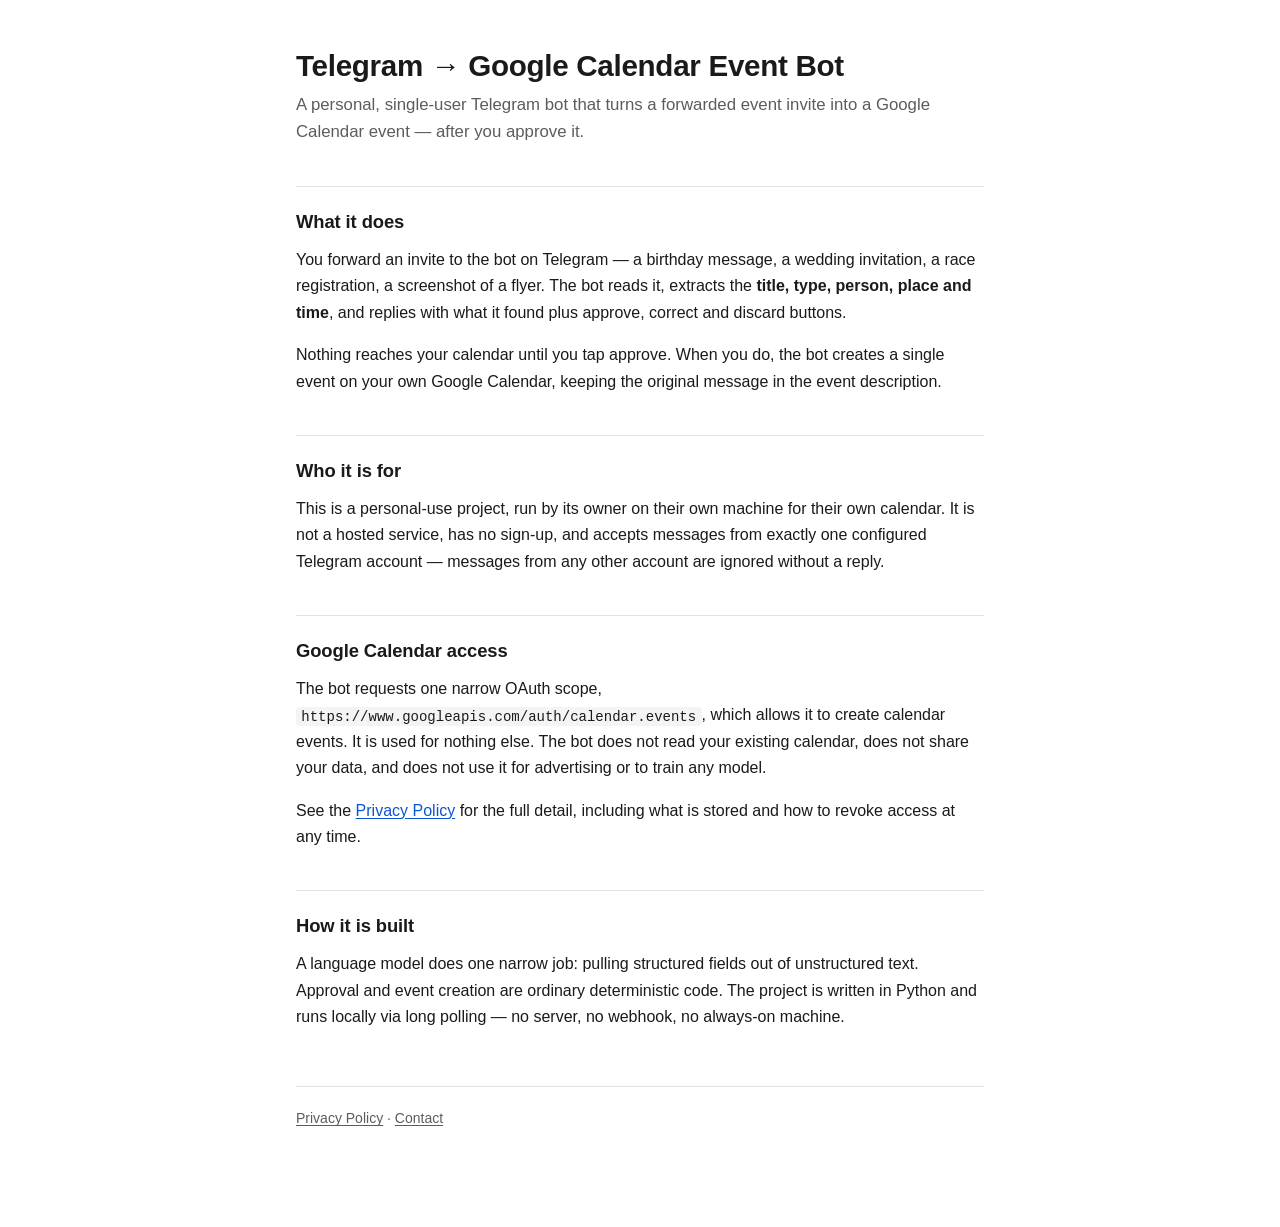
<file: docs/index.html>
<!doctype html>
<html lang="en">
  <head>
    <meta charset="utf-8" />
    <meta name="viewport" content="width=device-width, initial-scale=1" />
    <title>Telegram → Google Calendar Event Bot</title>
    <meta
      name="description"
      content="A personal Telegram bot that turns forwarded event invites into Google Calendar events."
    />
    <link rel="stylesheet" href="style.css" />
  </head>
  <body>
    <main>
      <h1>Telegram → Google Calendar Event Bot</h1>
      <p class="lede">
        A personal, single-user Telegram bot that turns a forwarded event invite
        into a Google Calendar event — after you approve it.
      </p>

      <h2>What it does</h2>
      <p>
        You forward an invite to the bot on Telegram — a birthday message, a
        wedding invitation, a race registration, a screenshot of a flyer. The
        bot reads it, extracts the <strong>title, type, person, place and
        time</strong>, and replies with what it found plus approve, correct and
        discard buttons.
      </p>
      <p>
        Nothing reaches your calendar until you tap approve. When you do, the
        bot creates a single event on your own Google Calendar, keeping the
        original message in the event description.
      </p>

      <h2>Who it is for</h2>
      <p>
        This is a personal-use project, run by its owner on their own machine
        for their own calendar. It is not a hosted service, has no sign-up, and
        accepts messages from exactly one configured Telegram account — messages
        from any other account are ignored without a reply.
      </p>

      <h2>Google Calendar access</h2>
      <p>
        The bot requests one narrow OAuth scope,
        <code>https://www.googleapis.com/auth/calendar.events</code>, which
        allows it to create calendar events. It is used for nothing else. The
        bot does not read your existing calendar, does not share your data, and
        does not use it for advertising or to train any model.
      </p>
      <p>
        See the <a href="privacy.html">Privacy Policy</a> for the full detail,
        including what is stored and how to revoke access at any time.
      </p>

      <h2>How it is built</h2>
      <p>
        A language model does one narrow job: pulling structured fields out of
        unstructured text. Approval and event creation are ordinary
        deterministic code. The project is written in Python and runs locally
        via long polling — no server, no webhook, no always-on machine.
      </p>

      <footer>
        <p>
          <a href="privacy.html">Privacy Policy</a> ·
          <a href="mailto:vncrodrigues13@gmail.com">Contact</a>
        </p>
      </footer>
    </main>
  </body>
</html>
</file>
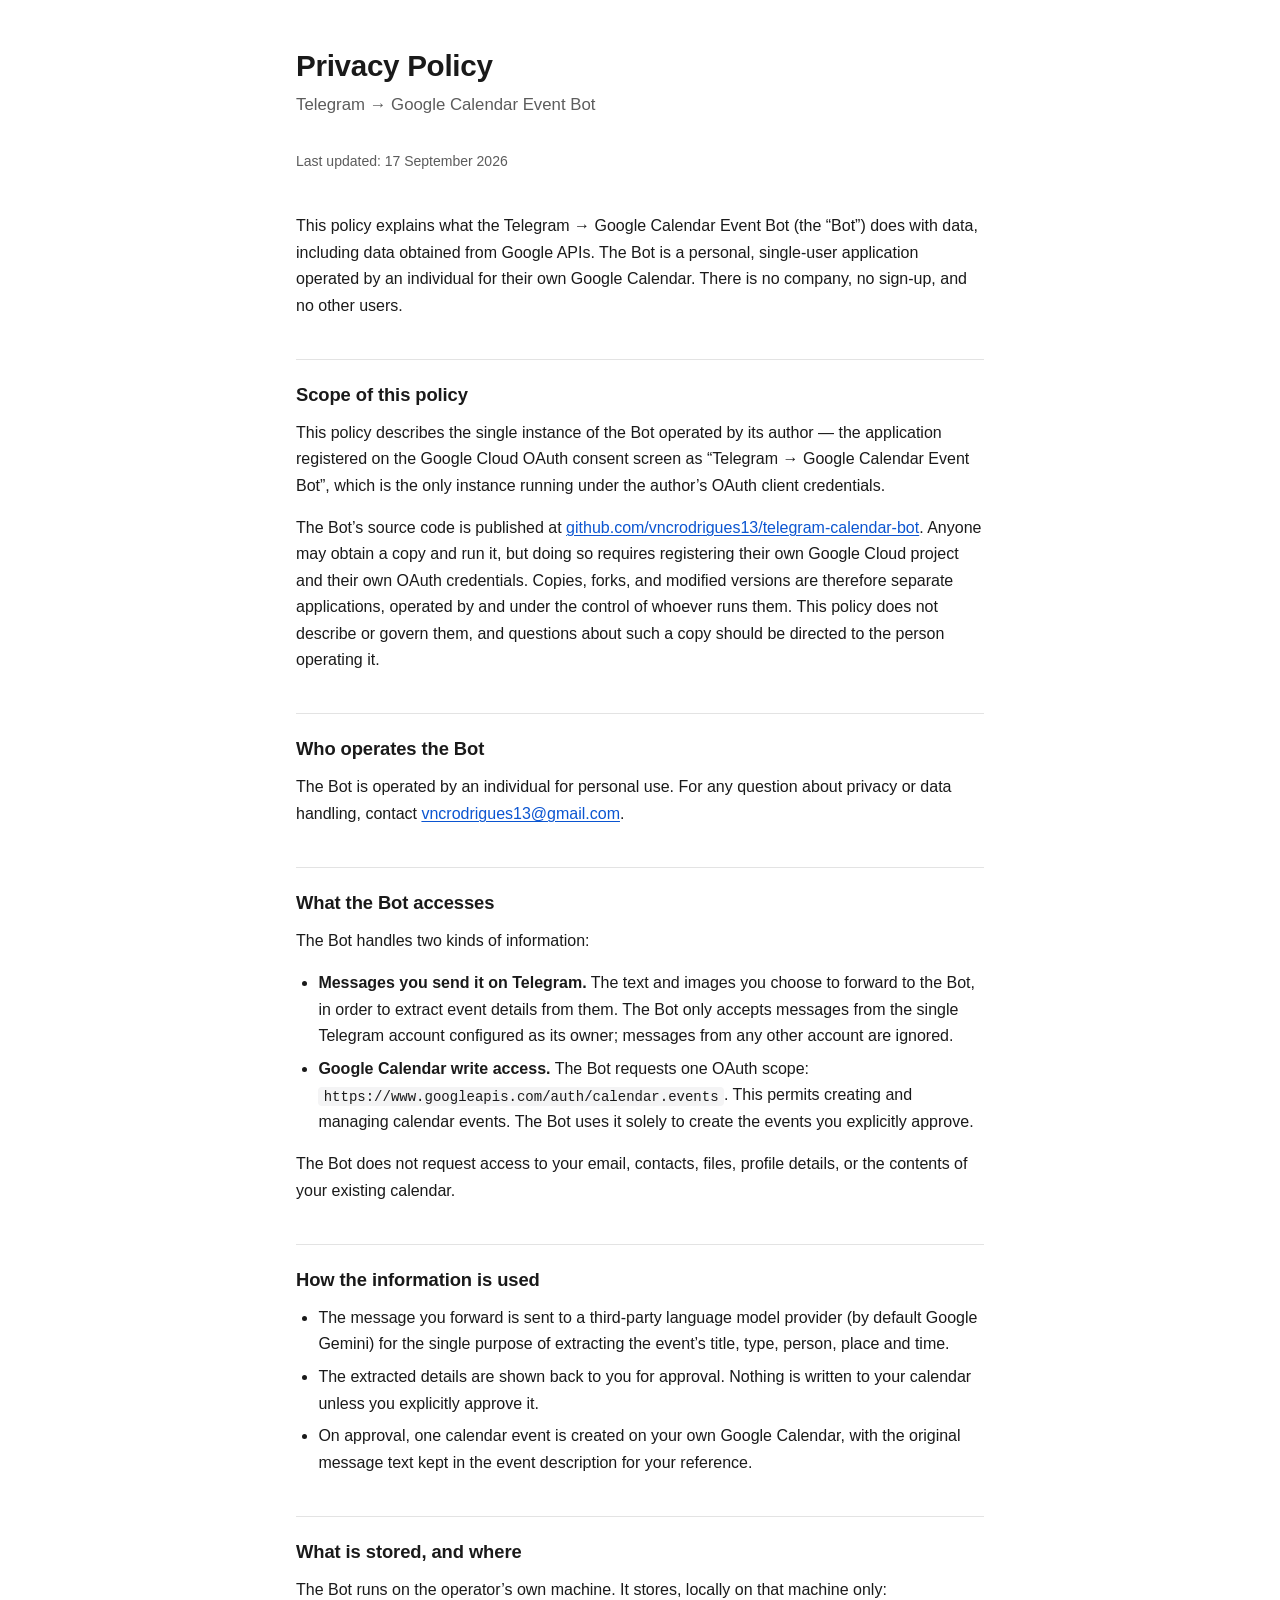
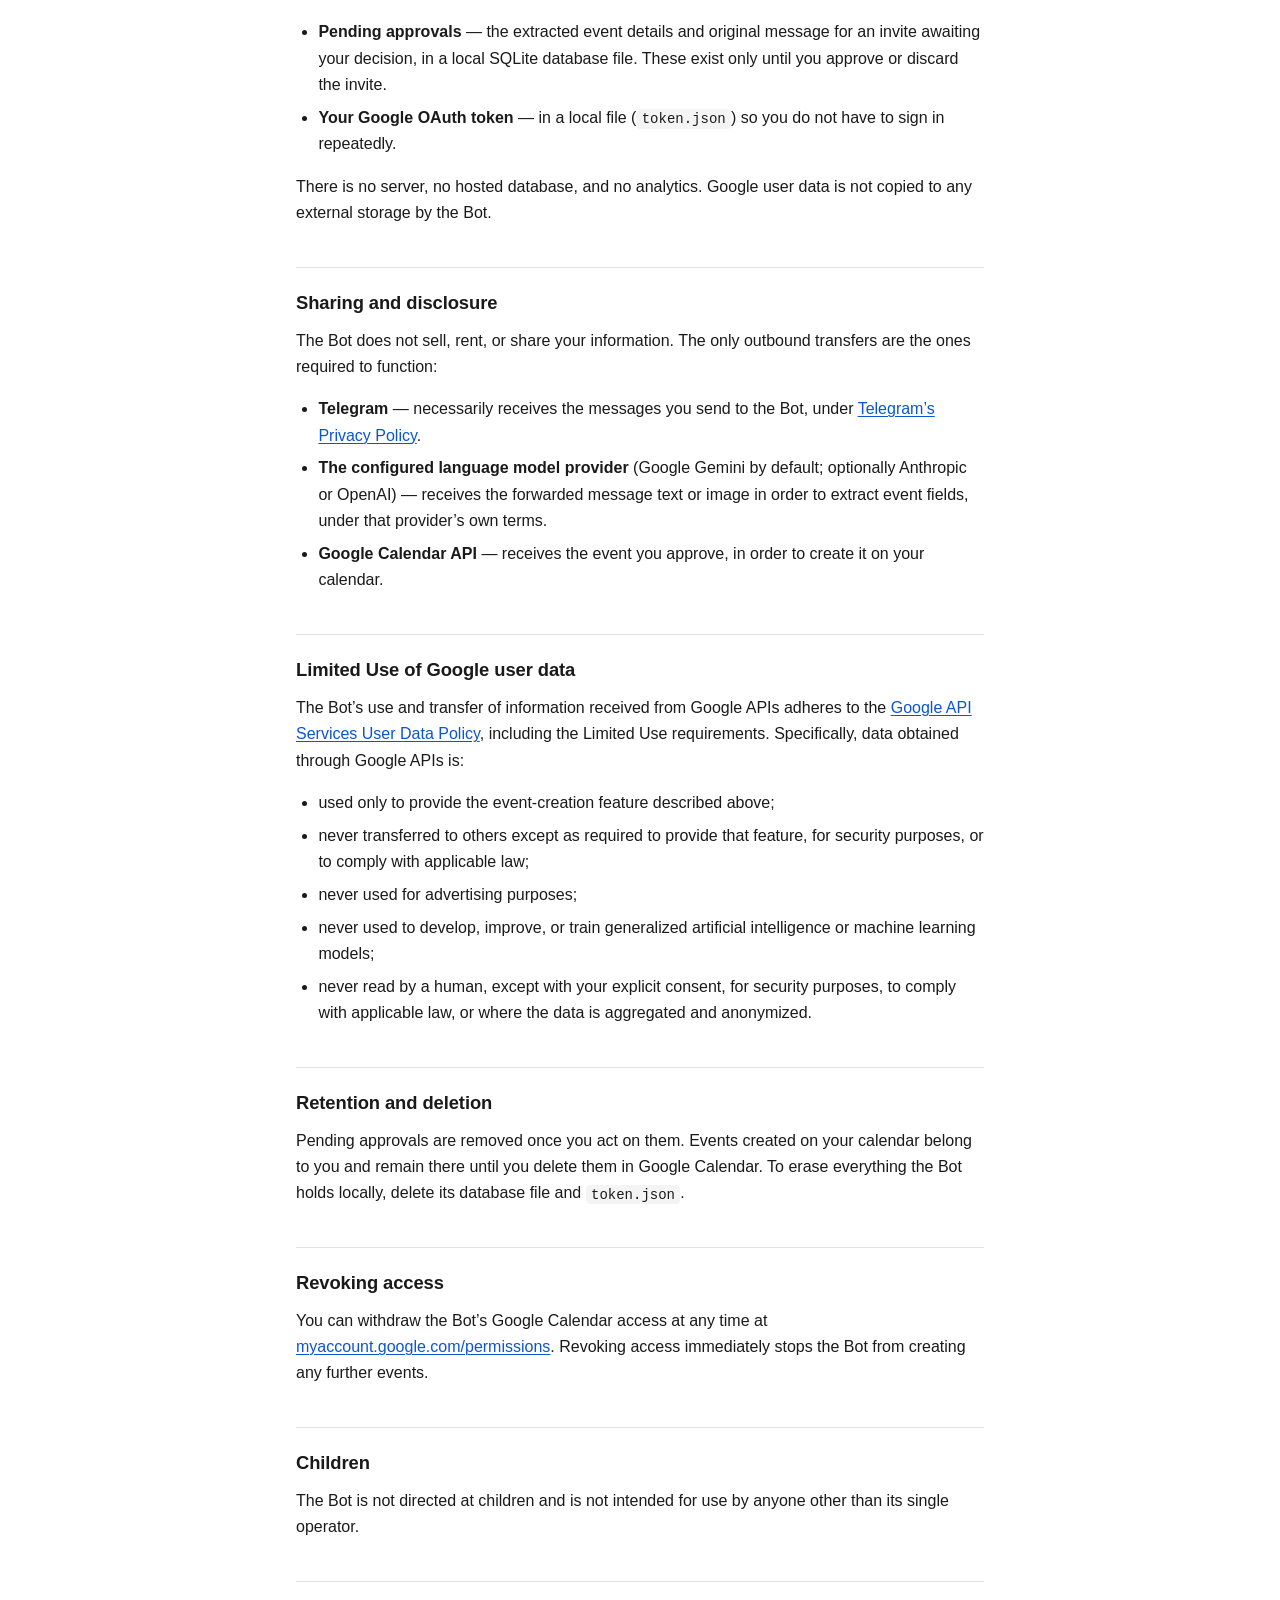
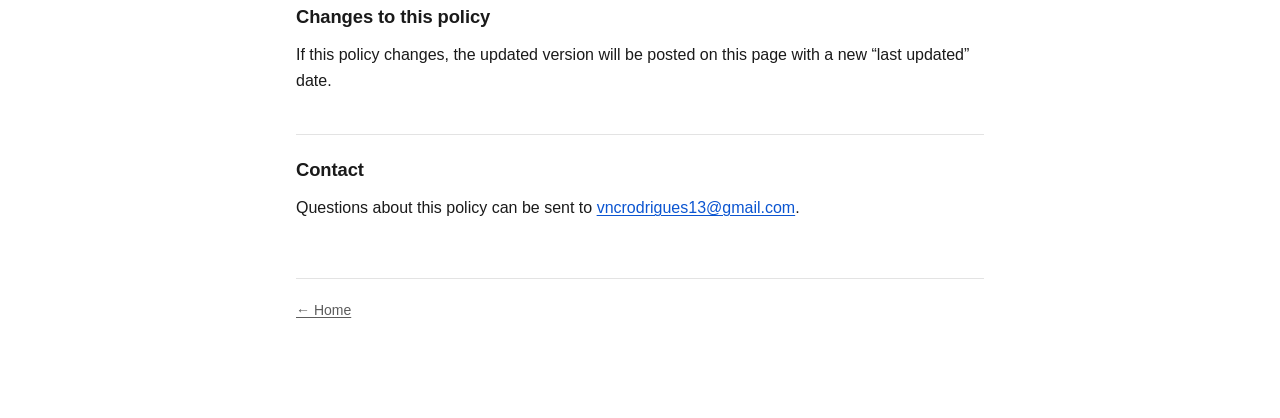
<file: docs/privacy.html>
<!doctype html>
<html lang="en">
  <head>
    <meta charset="utf-8" />
    <meta name="viewport" content="width=device-width, initial-scale=1" />
    <title>Privacy Policy — Telegram → Google Calendar Event Bot</title>
    <meta
      name="description"
      content="Privacy policy for the Telegram → Google Calendar Event Bot, a personal single-user application."
    />
    <link rel="stylesheet" href="style.css" />
  </head>
  <body>
    <main>
      <h1>Privacy Policy</h1>
      <p class="lede">Telegram → Google Calendar Event Bot</p>
      <p class="meta">Last updated: 17 September 2026</p>

      <p>
        This policy explains what the Telegram → Google Calendar Event Bot (the
        “Bot”) does with data, including data obtained from Google APIs. The Bot
        is a personal, single-user application operated by an individual for
        their own Google Calendar. There is no company, no sign-up, and no other
        users.
      </p>

      <h2>Scope of this policy</h2>
      <p>
        This policy describes the single instance of the Bot operated by its
        author — the application registered on the Google Cloud OAuth consent
        screen as “Telegram → Google Calendar Event Bot”, which is the only
        instance running under the author’s OAuth client credentials.
      </p>
      <p>
        The Bot’s source code is published at
        <a
          href="https://github.com/vncrodrigues13/telegram-calendar-bot"
          rel="noopener"
          >github.com/vncrodrigues13/telegram-calendar-bot</a
        >. Anyone may obtain a copy and run it, but doing so requires
        registering their own Google Cloud project and their own OAuth
        credentials. Copies, forks, and modified versions are therefore separate
        applications, operated by and under the control of whoever runs them.
        This policy does not describe or govern them, and questions about such a
        copy should be directed to the person operating it.
      </p>

      <h2>Who operates the Bot</h2>
      <p>
        The Bot is operated by an individual for personal use. For any question
        about privacy or data handling, contact
        <a href="mailto:vncrodrigues13@gmail.com">vncrodrigues13@gmail.com</a>.
      </p>

      <h2>What the Bot accesses</h2>
      <p>The Bot handles two kinds of information:</p>
      <ul>
        <li>
          <strong>Messages you send it on Telegram.</strong> The text and images
          you choose to forward to the Bot, in order to extract event details
          from them. The Bot only accepts messages from the single Telegram
          account configured as its owner; messages from any other account are
          ignored.
        </li>
        <li>
          <strong>Google Calendar write access.</strong> The Bot requests one
          OAuth scope:
          <code>https://www.googleapis.com/auth/calendar.events</code>. This
          permits creating and managing calendar events. The Bot uses it solely
          to create the events you explicitly approve.
        </li>
      </ul>
      <p>
        The Bot does not request access to your email, contacts, files, profile
        details, or the contents of your existing calendar.
      </p>

      <h2>How the information is used</h2>
      <ul>
        <li>
          The message you forward is sent to a third-party language model
          provider (by default Google Gemini) for the single purpose of
          extracting the event’s title, type, person, place and time.
        </li>
        <li>
          The extracted details are shown back to you for approval. Nothing is
          written to your calendar unless you explicitly approve it.
        </li>
        <li>
          On approval, one calendar event is created on your own Google
          Calendar, with the original message text kept in the event
          description for your reference.
        </li>
      </ul>

      <h2>What is stored, and where</h2>
      <p>
        The Bot runs on the operator’s own machine. It stores, locally on that
        machine only:
      </p>
      <ul>
        <li>
          <strong>Pending approvals</strong> — the extracted event details and
          original message for an invite awaiting your decision, in a local
          SQLite database file. These exist only until you approve or discard
          the invite.
        </li>
        <li>
          <strong>Your Google OAuth token</strong> — in a local file
          (<code>token.json</code>) so you do not have to sign in repeatedly.
        </li>
      </ul>
      <p>
        There is no server, no hosted database, and no analytics. Google user
        data is not copied to any external storage by the Bot.
      </p>

      <h2>Sharing and disclosure</h2>
      <p>
        The Bot does not sell, rent, or share your information. The only
        outbound transfers are the ones required to function:
      </p>
      <ul>
        <li>
          <strong>Telegram</strong> — necessarily receives the messages you send
          to the Bot, under
          <a href="https://telegram.org/privacy" rel="noopener"
            >Telegram’s Privacy Policy</a
          >.
        </li>
        <li>
          <strong>The configured language model provider</strong> (Google Gemini
          by default; optionally Anthropic or OpenAI) — receives the forwarded
          message text or image in order to extract event fields, under that
          provider’s own terms.
        </li>
        <li>
          <strong>Google Calendar API</strong> — receives the event you approve,
          in order to create it on your calendar.
        </li>
      </ul>

      <h2>Limited Use of Google user data</h2>
      <p>
        The Bot’s use and transfer of information received from Google APIs
        adheres to the
        <a
          href="https://developers.google.com/terms/api-services-user-data-policy"
          rel="noopener"
          >Google API Services User Data Policy</a
        >, including the Limited Use requirements. Specifically, data obtained
        through Google APIs is:
      </p>
      <ul>
        <li>used only to provide the event-creation feature described above;</li>
        <li>never transferred to others except as required to provide that feature, for security purposes, or to comply with applicable law;</li>
        <li>never used for advertising purposes;</li>
        <li>never used to develop, improve, or train generalized artificial intelligence or machine learning models;</li>
        <li>never read by a human, except with your explicit consent, for security purposes, to comply with applicable law, or where the data is aggregated and anonymized.</li>
      </ul>

      <h2>Retention and deletion</h2>
      <p>
        Pending approvals are removed once you act on them. Events created on
        your calendar belong to you and remain there until you delete them in
        Google Calendar. To erase everything the Bot holds locally, delete its
        database file and <code>token.json</code>.
      </p>

      <h2>Revoking access</h2>
      <p>
        You can withdraw the Bot’s Google Calendar access at any time at
        <a
          href="https://myaccount.google.com/permissions"
          rel="noopener"
          >myaccount.google.com/permissions</a
        >. Revoking access immediately stops the Bot from creating any further
        events.
      </p>

      <h2>Children</h2>
      <p>
        The Bot is not directed at children and is not intended for use by
        anyone other than its single operator.
      </p>

      <h2>Changes to this policy</h2>
      <p>
        If this policy changes, the updated version will be posted on this page
        with a new “last updated” date.
      </p>

      <h2>Contact</h2>
      <p>
        Questions about this policy can be sent to
        <a href="mailto:vncrodrigues13@gmail.com">vncrodrigues13@gmail.com</a>.
      </p>

      <footer>
        <p><a href="index.html">← Home</a></p>
      </footer>
    </main>
  </body>
</html>
</file>
<file: docs/style.css>
:root {
  --bg: #ffffff;
  --fg: #1a1a1a;
  --muted: #5c5c5c;
  --rule: #e3e3e3;
  --link: #0b55d1;
  --code-bg: #f4f4f5;
}

@media (prefers-color-scheme: dark) {
  :root:not([data-theme="light"]) {
    --bg: #14151a;
    --fg: #e8e8ea;
    --muted: #a0a0a8;
    --rule: #2c2d35;
    --link: #77a9ff;
    --code-bg: #1e1f26;
  }
}

* {
  box-sizing: border-box;
}

html {
  -webkit-text-size-adjust: 100%;
}

body {
  margin: 0;
  padding: 3rem 1.25rem 5rem;
  background: var(--bg);
  color: var(--fg);
  font: 16px/1.65 -apple-system, BlinkMacSystemFont, "Segoe UI", Roboto,
    Helvetica, Arial, sans-serif;
}

main {
  max-width: 43rem;
  margin: 0 auto;
}

h1 {
  font-size: 1.85rem;
  line-height: 1.25;
  margin: 0 0 0.35rem;
  letter-spacing: -0.01em;
}

h2 {
  font-size: 1.15rem;
  margin: 2.5rem 0 0.6rem;
  padding-top: 1.25rem;
  border-top: 1px solid var(--rule);
  letter-spacing: -0.005em;
}

p,
ul,
ol {
  margin: 0 0 1rem;
}

ul,
ol {
  padding-left: 1.4rem;
}

li {
  margin-bottom: 0.4rem;
}

a {
  color: var(--link);
  text-decoration-thickness: 1px;
  text-underline-offset: 2px;
}

.lede {
  color: var(--muted);
  font-size: 1.05rem;
  margin-bottom: 2rem;
}

.meta {
  color: var(--muted);
  font-size: 0.875rem;
  margin: 0 0 2.5rem;
}

code {
  background: var(--code-bg);
  padding: 0.12em 0.38em;
  border-radius: 4px;
  font-family: ui-monospace, SFMono-Regular, Menlo, Consolas, monospace;
  font-size: 0.875em;
}

pre {
  background: var(--code-bg);
  padding: 1rem;
  border-radius: 6px;
  overflow-x: auto;
}

pre code {
  background: none;
  padding: 0;
}

strong {
  font-weight: 650;
}

footer {
  margin-top: 3.5rem;
  padding-top: 1.25rem;
  border-top: 1px solid var(--rule);
  color: var(--muted);
  font-size: 0.875rem;
}

footer a {
  color: var(--muted);
}
</file>
